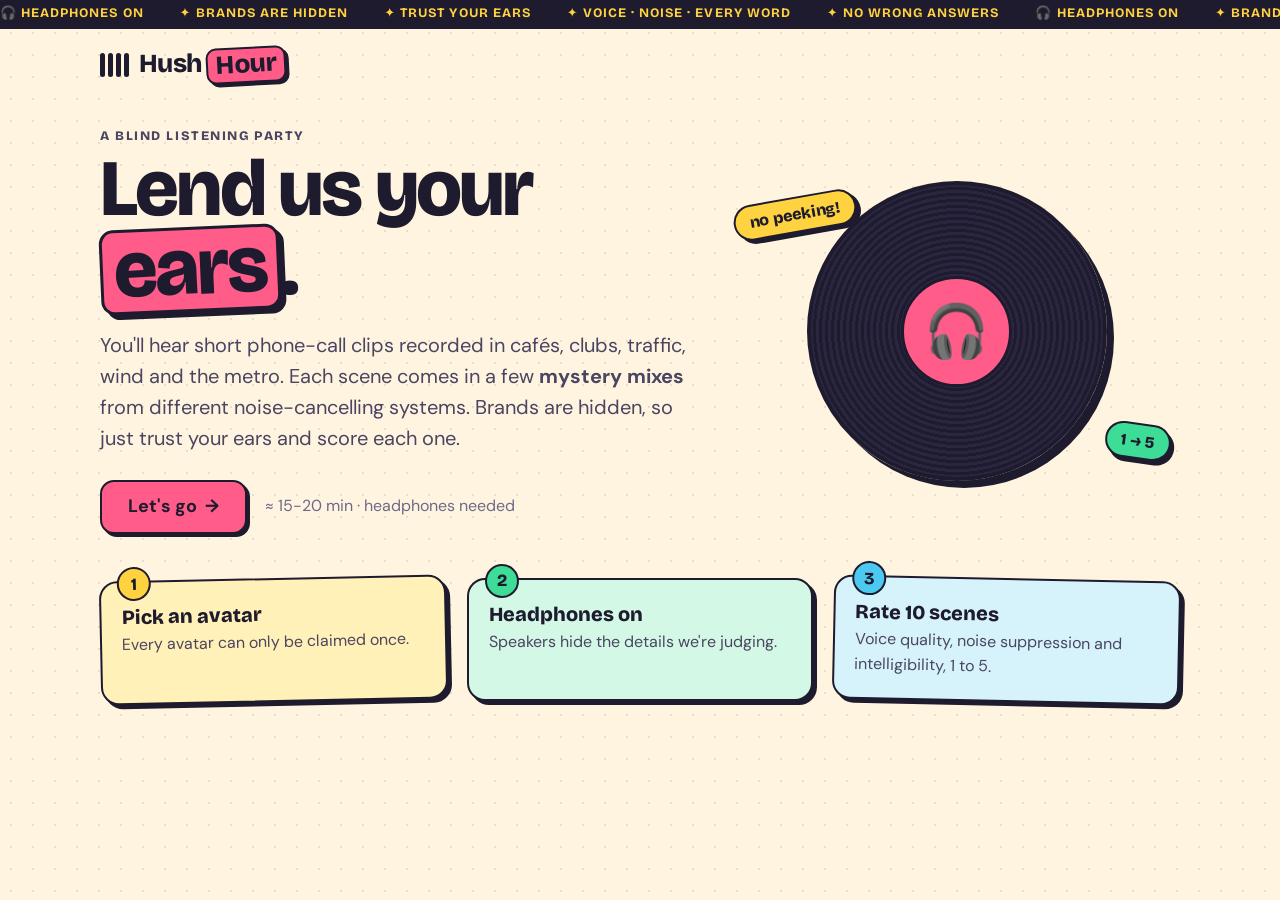
<file: index.html>
<!doctype html>
<html lang="en">
<head>
  <meta charset="utf-8">
  <meta name="viewport" content="width=device-width, initial-scale=1">
  <title>Hush Hour · blind listening party</title>
  <meta name="description" content="A blind listening test: rate voice quality and noise suppression of mystery mixes.">
  <link rel="icon" href="data:image/svg+xml,<svg xmlns=%22http://www.w3.org/2000/svg%22 viewBox=%220 0 100 100%22><text y=%22.9em%22 font-size=%2290%22>🎧</text></svg>">
  <link rel="preconnect" href="https://fonts.googleapis.com">
  <link rel="preconnect" href="https://fonts.gstatic.com" crossorigin>
  <link href="https://fonts.googleapis.com/css2?family=Bricolage+Grotesque:opsz,wght@12..96,500..800&family=DM+Sans:opsz,wght@9..40,400..700&display=swap" rel="stylesheet">
  <link rel="stylesheet" href="assets/style.css">
</head>
<body>
  <div class="ticker" aria-hidden="true">
    <div class="ticker-track">
      <span>🎧 headphones on</span><span>✦ brands are hidden</span><span>✦ trust your ears</span><span>✦ voice · noise · every word</span><span>✦ no wrong answers</span>
      <span>🎧 headphones on</span><span>✦ brands are hidden</span><span>✦ trust your ears</span><span>✦ voice · noise · every word</span><span>✦ no wrong answers</span>
    </div>
  </div>

  <header class="topbar">
    <a class="logo" href="./" aria-label="Hush Hour home">
      <span class="eq" aria-hidden="true"><i></i><i></i><i></i><i></i></span>
      <span>Hush<em>Hour</em></span>
    </a>
    <div class="topbar-right">
      <span class="pill pill-hp" id="hpPill" hidden>🎧 headphones on</span>
      <span class="pill pill-me" id="mePill" hidden></span>
    </div>
  </header>

  <main id="app">
    <!-- 1 · welcome -->
    <section class="screen" id="s-welcome" hidden>
      <div class="hero">
        <div class="hero-copy">
          <p class="kicker">A blind listening party</p>
          <h1 class="mega">Lend us your <span class="hl hl-pink">ears</span>.</h1>
          <p class="lead">You'll hear short phone-call clips recorded in cafés, clubs, traffic, wind and the metro.
            Each scene comes in a few <b>mystery mixes</b> from different noise-cancelling systems.
            Brands are hidden, so just trust your ears and score each one.</p>
          <div class="cta-row">
            <button class="btn btn-big btn-pink" id="startBtn">Let's go <span aria-hidden="true">→</span></button>
            <span class="muted" id="welcomeMeta"></span>
          </div>
        </div>
        <div class="hero-art" aria-hidden="true">
          <div class="vinyl"><div class="vinyl-label">🎧</div></div>
          <span class="sticker st1">no peeking!</span>
          <span class="sticker st2">1 → 5</span>
        </div>
      </div>
      <ol class="steps">
        <li class="step c-yellow"><span class="step-n">1</span><b>Pick an avatar</b><span>Every avatar can only be claimed once.</span></li>
        <li class="step c-mint"><span class="step-n">2</span><b>Headphones on</b><span>Speakers hide the details we're judging.</span></li>
        <li class="step c-sky"><span class="step-n">3</span><b>Rate <span id="perRaterTxt">10</span> scenes</b><span>Voice quality, noise suppression and intelligibility, 1 to 5.</span></li>
      </ol>
    </section>

    <!-- 2 · avatar -->
    <section class="screen" id="s-avatar" hidden>
      <h2 class="title">Who's listening?</h2>
      <p class="sub">Type your name and grab an avatar. Each avatar can only be used by one person, and greyed-out ones are taken.</p>
      <div class="card name-card">
        <label for="nameInput">Your name <span class="muted">(only the organiser sees it)</span></label>
        <input id="nameInput" class="input" maxlength="40" autocomplete="name" placeholder="e.g. Priya S.">
      </div>
      <div class="avatar-head">
        <span class="muted" id="takenCount"></span>
        <button class="link-btn" id="refreshIcons">↻ refresh</button>
      </div>
      <div class="avatars" id="avatarGrid" role="radiogroup" aria-label="Avatars"></div>
      <div class="nav-row">
        <button class="btn btn-ghost" data-go="welcome">← Back</button>
        <button class="btn btn-big btn-pink" id="claimBtn" disabled>Claim my avatar →</button>
      </div>
    </section>

    <!-- 3 · headphones -->
    <section class="screen" id="s-headphones" hidden>
      <div class="hp-hero">
        <div class="hp-emoji" aria-hidden="true">🎧</div>
        <div>
          <h2 class="title">Headphones on, please!</h2>
          <p class="sub">Laptop and phone speakers hide exactly the details we're judging. Find a quiet spot, put on headphones and keep the volume the same for the whole test.</p>
        </div>
      </div>
      <div class="hp-grid">
        <div class="card">
          <h3 class="card-h">What are you wearing?</h3>
          <div class="chips" id="hpType" role="radiogroup" aria-label="Headphone type">
            <button class="chip-btn" data-v="over-ear">Over-ear</button>
            <button class="chip-btn" data-v="on-ear">On-ear</button>
            <button class="chip-btn" data-v="in-ear">In-ear / earbuds</button>
          </div>
          <h3 class="card-h">Connected by</h3>
          <div class="chips" id="hpConn" role="radiogroup" aria-label="Connection">
            <button class="chip-btn" data-v="wired">Wire</button>
            <button class="chip-btn" data-v="bluetooth">Bluetooth</button>
          </div>
        </div>
        <div class="card">
          <h3 class="card-h">Quick ear check</h3>
          <p class="small">Each button beeps in one ear. If the sides are swapped, flip your headphones around.</p>
          <div class="lr">
            <button class="btn btn-ghost" id="beepL">👈 Left beep</button>
            <button class="btn btn-ghost" id="beepR">Right beep 👉</button>
          </div>
          <p class="small muted">Set a comfortable volume when the first clip plays, then leave it there.</p>
        </div>
      </div>
      <div class="nav-row">
        <span></span>
        <button class="btn btn-big btn-pink" id="toRateBtn" disabled>Start rating →</button>
      </div>
    </section>

    <!-- 4 · rating -->
    <section class="screen" id="s-rate" hidden>
      <div class="rate-head">
        <div>
          <p class="kicker" id="trackNo">Scene 1 of 10</p>
          <h2 class="scene"><span class="scene-emoji" id="sceneEmoji"></span><span id="sceneTitle"></span><span class="level" id="sceneLevel"></span></h2>
        </div>
        <button class="btn btn-ghost btn-sm" id="guideBtn">📖 Score guide</button>
      </div>
      <nav class="dots" id="dots" aria-label="Scenes"></nav>
      <p class="hint">Play the mixes in any order and switch between them as often as you like. Tap a face, or type any score from 1 to 5 in the box (e.g. <b>3.5</b>).</p>
      <div id="refSlot"></div>
      <div class="samples" id="samples"></div>
      <div class="nav-row sticky-nav">
        <button class="btn btn-ghost" id="prevBtn">← Back</button>
        <span class="muted small" id="navHint"></span>
        <button class="btn btn-big btn-pink" id="nextBtn">Next →</button>
      </div>
    </section>

    <!-- 5 · review -->
    <section class="screen" id="s-review" hidden>
      <h2 class="title">Last look before you lock it in</h2>
      <p class="sub">Tap any scene to change a score. Once you submit, your ratings are final and this test is done for you.</p>
      <div class="review" id="reviewList"></div>
      <div class="nav-row">
        <button class="btn btn-ghost" id="reviewBack">← Back to scenes</button>
        <button class="btn btn-big btn-pink" id="submitBtn">Submit my ratings 🚀</button>
      </div>
    </section>

    <!-- 6 · done -->
    <section class="screen" id="s-done" hidden>
      <div class="done-wrap">
        <div class="done-avatar" id="doneAvatar">🎉</div>
        <h2 class="mega">You're a <span class="hl hl-yellow">Golden Ear</span>!</h2>
        <p class="lead" id="doneText">Your ratings are in. Thank you!</p>
        <div class="done-stats" id="doneStats"></div>
        <p class="muted">Each person rates once, so you're all done. You can close this tab.</p>
      </div>
    </section>

    <!-- not configured / fatal -->
    <section class="screen" id="s-error" hidden>
      <div class="card empty">
        <div class="big-emoji" aria-hidden="true">🔌</div>
        <h2 class="title" id="errTitle">Not plugged in yet</h2>
        <p class="sub" id="errText"></p>
      </div>
    </section>
  </main>

  <div class="modal" id="confirmModal" hidden role="dialog" aria-modal="true" aria-labelledby="confirmTitle">
    <div class="modal-card">
      <h3 id="confirmTitle">Lock it in?</h3>
      <p>After submitting you can't change your scores or rate again.</p>
      <div class="nav-row">
        <button class="btn btn-ghost" id="confirmNo">Keep editing</button>
        <button class="btn btn-pink" id="confirmYes">Yes, submit</button>
      </div>
    </div>
  </div>

  <div class="modal" id="guideModal" hidden role="dialog" aria-modal="true" aria-labelledby="guideTitle">
    <div class="modal-card wide">
      <h3 id="guideTitle">Score guide</h3>
      <div class="guide">
        <div>
          <h4>🗣️ Voice quality</h4>
          <p class="small muted">Listen only to the talker. Is the voice clear and natural, or robotic, muffled, choppy?</p>
          <ol class="scale" id="guideVoice"></ol>
        </div>
        <div>
          <h4>🔇 Noise suppression</h4>
          <p class="small muted">Listen only to the background. How much noise is still there, and how annoying is it?</p>
          <ol class="scale" id="guideNoise"></ol>
        </div>
        <div>
          <h4>👂 Intelligibility</h4>
          <p class="small muted">Can you make out every word? Score how easy the talker is to understand.</p>
          <ol class="scale" id="guideIntel"></ol>
        </div>
      </div>
      <p class="small muted">Decimals are fine: 3.5 means "between fair and good".</p>
      <div class="nav-row"><span></span><button class="btn btn-pink" id="guideClose">Got it</button></div>
    </div>
  </div>

  <div class="toast" id="toast" role="status" aria-live="polite"></div>
  <div id="confetti" aria-hidden="true"></div>

  <script src="config.js"></script>
  <script src="assets/api.js"></script>
  <script src="assets/app.js"></script>
</body>
</html>
</file>
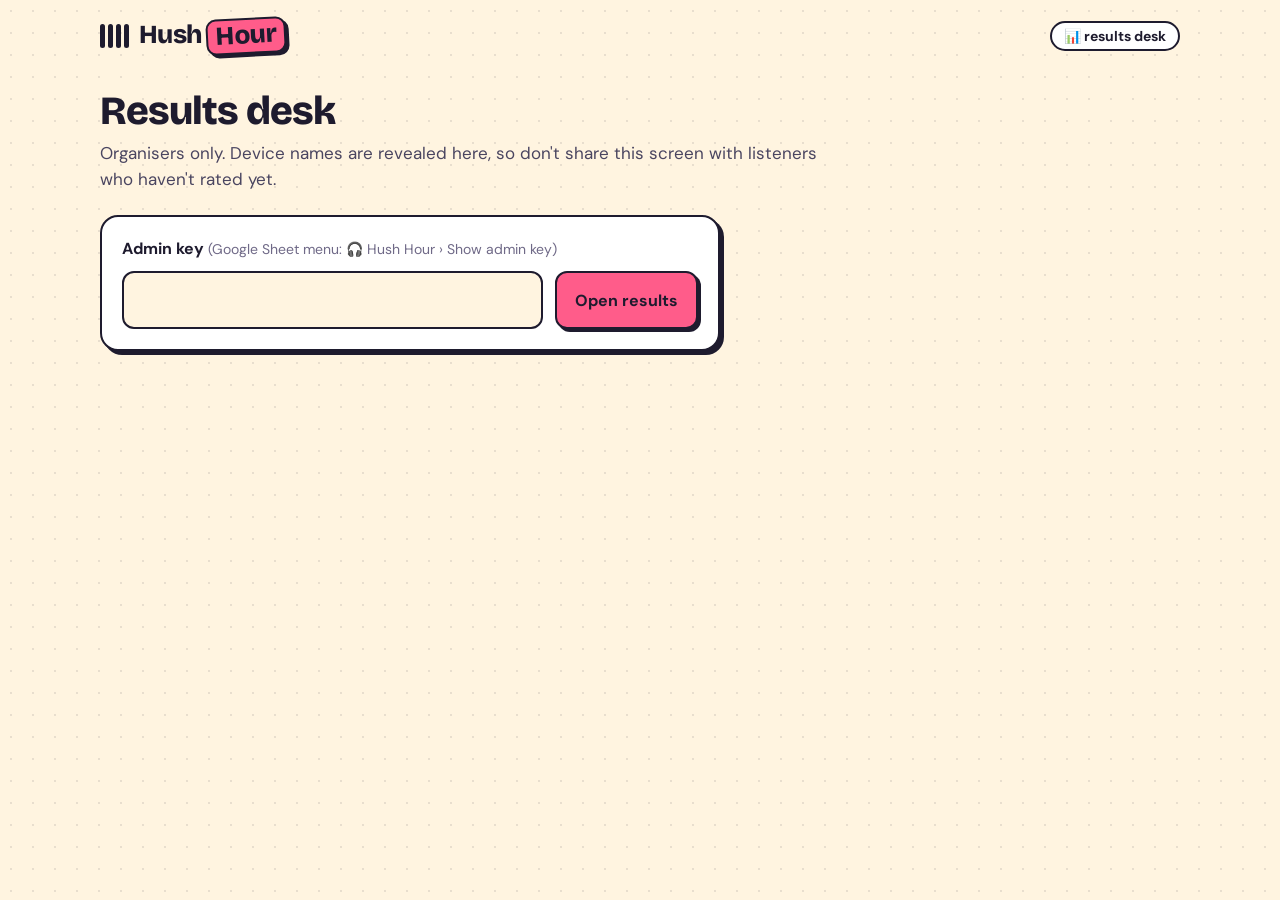
<file: admin.html>
<!doctype html>
<html lang="en">
<head>
  <meta charset="utf-8">
  <meta name="viewport" content="width=device-width, initial-scale=1">
  <meta name="robots" content="noindex">
  <title>Hush Hour · results desk</title>
  <link rel="icon" href="data:image/svg+xml,<svg xmlns=%22http://www.w3.org/2000/svg%22 viewBox=%220 0 100 100%22><text y=%22.9em%22 font-size=%2290%22>📊</text></svg>">
  <link rel="preconnect" href="https://fonts.googleapis.com">
  <link rel="preconnect" href="https://fonts.gstatic.com" crossorigin>
  <link href="https://fonts.googleapis.com/css2?family=Bricolage+Grotesque:opsz,wght@12..96,500..800&family=DM+Sans:opsz,wght@9..40,400..700&display=swap" rel="stylesheet">
  <link rel="stylesheet" href="assets/style.css">
</head>
<body class="admin">
  <header class="topbar">
    <a class="logo" href="./" aria-label="Hush Hour home">
      <span class="eq" aria-hidden="true"><i></i><i></i><i></i><i></i></span>
      <span>Hush<em>Hour</em></span>
    </a>
    <div class="topbar-right"><span class="pill">📊 results desk</span></div>
  </header>

  <main>
    <section id="lockScreen">
      <h1 class="title">Results desk</h1>
      <p class="sub">Organisers only. Device names are revealed here, so don't share this screen with listeners who haven't rated yet.</p>
      <form class="card key-card" id="keyForm">
        <label for="keyInput"><b>Admin key</b> <span class="muted small">(Google Sheet menu: 🎧 Hush Hour › Show admin key)</span></label>
        <div class="key-row">
          <input id="keyInput" class="input" type="password" autocomplete="current-password" required>
          <button class="btn btn-pink" type="submit" id="keyBtn">Open results</button>
        </div>
      </form>
    </section>

    <section id="dash" hidden>
      <div class="dash-head">
        <div>
          <p class="kicker" id="genAt"></p>
          <h1 class="title">The leaderboard</h1>
        </div>
        <div class="dl-row">
          <button class="btn" id="refreshBtn">↻ Refresh</button>
          <button class="btn btn-pink" id="xlsxBtn">⬇ Excel workbook</button>
          <button class="btn" id="csvBtn">⬇ Ratings CSV</button>
        </div>
      </div>

      <div class="kpis" id="kpis"></div>

      <h2 class="sec">Devices <span class="muted small">mean opinion score (1-5) ± 95% confidence interval</span></h2>
      <div class="board" id="board"></div>
      <p class="small muted note">Overall = average of voice quality, noise suppression and intelligibility for each rated clip. Win rate = how often a device got the best overall score inside the same scene from the same listener (ties shared).</p>

      <h2 class="sec">By noise type</h2>
      <div class="tbl-wrap"><table class="tbl" id="groupTbl"></table></div>

      <h2 class="sec">By scene</h2>
      <div class="tbl-wrap"><table class="tbl" id="sceneTbl"></table></div>

      <h2 class="sec">Coverage <span class="muted small">finished ratings per scene (+ in progress)</span></h2>
      <div class="coverage" id="coverage"></div>

      <h2 class="sec">Listeners</h2>
      <div class="tbl-wrap"><table class="tbl" id="raterTbl"></table></div>
    </section>
  </main>

  <div class="toast" id="toast" role="status" aria-live="polite"></div>

  <script src="config.js"></script>
  <script src="assets/api.js"></script>
  <script src="assets/admin.js"></script>
</body>
</html>
</file>
<file: assets/style.css>
/* Hush Hour - funky neo-brutalist listening party */
:root {
  --paper: #fff4e0;
  --paper-2: #f6e7c8;
  --card: #ffffff;
  --ink: #1e1b2e;
  --ink-2: #4a4560;
  --ink-3: #6f6987;
  --pink: #ff5c8a;   --pink-soft: #ffe0ea;
  --yellow: #ffd23f; --yellow-soft: #fff1b8;
  --mint: #3ddc97;   --mint-soft: #d4f8e6;
  --sky: #4cc9f0;    --sky-soft: #d6f3fc;
  --violet: #9b6bff; --violet-soft: #ece3ff;
  --orange: #ff8c42;
  --s1: #ff5c5c; --s2: #ff8c42; --s3: #ffd23f; --s4: #a3e635; --s5: #3ddc97;
  --line: 2.5px solid var(--ink);
  --shadow: 4px 4px 0 var(--ink);
  --shadow-lg: 7px 7px 0 var(--ink);
  --r: 18px;
  --r-sm: 12px;
  --display: "Bricolage Grotesque", "DM Sans", system-ui, sans-serif;
  --body: "DM Sans", system-ui, -apple-system, "Segoe UI", sans-serif;
  --wrap: 1120px;
}

* { box-sizing: border-box; }
html { -webkit-text-size-adjust: 100%; scroll-behavior: smooth; }
body {
  margin: 0;
  min-height: 100vh;
  background-color: var(--paper);
  background-image: radial-gradient(rgba(30, 27, 46, .10) 1.2px, transparent 1.3px);
  background-size: 22px 22px;
  color: var(--ink);
  font: 400 16px/1.55 var(--body);
  -webkit-font-smoothing: antialiased;
}
button, input { font: inherit; color: inherit; }
button { cursor: pointer; }
:focus-visible { outline: 3px solid var(--violet); outline-offset: 3px; }
[hidden] { display: none !important; }
b { font-weight: 700; }
.muted { color: var(--ink-3); }
.small { font-size: 14px; }

/* colour slots shared by avatars, mixes, stats */
.c-pink   { --c: var(--pink);   --c-soft: var(--pink-soft); }
.c-yellow { --c: var(--yellow); --c-soft: var(--yellow-soft); }
.c-mint   { --c: var(--mint);   --c-soft: var(--mint-soft); }
.c-sky    { --c: var(--sky);    --c-soft: var(--sky-soft); }
.c-violet { --c: var(--violet); --c-soft: var(--violet-soft); }

/* ---------------------------------------------------------------- ticker + top bar */
.ticker { background: var(--ink); color: var(--yellow); overflow: hidden; white-space: nowrap; border-bottom: var(--line); }
.ticker-track { display: inline-flex; gap: 36px; padding: 7px 0; animation: ticker 32s linear infinite;
  font: 700 13px/1 var(--display); letter-spacing: .08em; text-transform: uppercase; }
@keyframes ticker { from { transform: translateX(0); } to { transform: translateX(-50%); } }

.topbar { max-width: var(--wrap); margin: 0 auto; padding: 18px 20px 6px; display: flex; align-items: center; justify-content: space-between; gap: 12px; flex-wrap: wrap; }
.logo { display: inline-flex; align-items: center; gap: 10px; text-decoration: none; color: var(--ink);
  font: 800 26px/1 var(--display); letter-spacing: -.02em; }
.logo em { font-style: normal; background: var(--pink); padding: 2px 8px 4px; margin-left: 4px; border: var(--line); border-radius: 10px; box-shadow: 3px 3px 0 var(--ink); display: inline-block; transform: rotate(-3deg); }
.topbar-right { display: flex; gap: 8px; flex-wrap: wrap; }
.pill { display: inline-flex; align-items: center; gap: 6px; padding: 6px 12px; border: var(--line); border-radius: 999px; background: var(--card); font: 700 14px/1 var(--body); }
.pill-hp { background: var(--mint); }

.eq { display: inline-flex; align-items: flex-end; gap: 3px; height: 24px; }
.eq i { display: block; width: 5px; height: 100%; background: var(--ink); border-radius: 3px; transform-origin: bottom; animation: eq 1s ease-in-out infinite; }
.eq i:nth-child(2) { animation-delay: -.3s; } .eq i:nth-child(3) { animation-delay: -.6s; } .eq i:nth-child(4) { animation-delay: -.15s; }
@keyframes eq { 0%, 100% { transform: scaleY(.25); } 50% { transform: scaleY(1); } }
.eq.mini { height: 14px; gap: 2px; } .eq.mini i { width: 3px; animation-play-state: paused; transform: scaleY(.3); }
.playing .eq.mini i { animation-play-state: running; }

/* ---------------------------------------------------------------- layout */
main { max-width: var(--wrap); margin: 0 auto; padding: 12px 20px 60px; }
.screen { animation: pop-in .35s cubic-bezier(.2, .8, .2, 1.2) both; }
@keyframes pop-in { from { opacity: 0; transform: translateY(10px); } to { opacity: 1; transform: none; } }
.kicker { margin: 0 0 6px; font: 800 13px/1.2 var(--display); text-transform: uppercase; letter-spacing: .12em; color: var(--ink-2); }
.mega { font: 800 clamp(40px, 7.2vw, 80px)/.95 var(--display); letter-spacing: -.035em; margin: 0 0 18px; }
.title { font: 800 clamp(28px, 4.2vw, 40px)/1.05 var(--display); letter-spacing: -.025em; margin: 18px 0 8px; }
.sub { color: var(--ink-2); max-width: 62ch; margin: 0 0 22px; font-size: 17px; }
.lead { font-size: clamp(17px, 2vw, 20px); color: var(--ink-2); max-width: 54ch; margin: 0 0 26px; }
.hl { display: inline-block; padding: 0 .14em .04em; border: 3px solid var(--ink); border-radius: 14px; box-shadow: 5px 5px 0 var(--ink); transform: rotate(-2.5deg); }
.hl-pink { background: var(--pink); } .hl-yellow { background: var(--yellow); }

.card { background: var(--card); border: var(--line); border-radius: var(--r); box-shadow: var(--shadow); padding: 20px; }
.card-h { font: 800 18px/1.2 var(--display); margin: 0 0 12px; }
.card-h + .chips + .card-h { margin-top: 20px; }

/* ---------------------------------------------------------------- buttons */
.btn { display: inline-flex; align-items: center; justify-content: center; gap: 8px; padding: 11px 18px; border: var(--line); border-radius: var(--r-sm);
  background: var(--card); box-shadow: 3px 3px 0 var(--ink); font: 700 16px/1.1 var(--body); text-decoration: none; color: var(--ink);
  transition: transform .12s, box-shadow .12s, background .15s; }
.btn:hover { transform: translate(-1px, -1px); box-shadow: 5px 5px 0 var(--ink); }
.btn:active { transform: translate(2px, 2px); box-shadow: 1px 1px 0 var(--ink); }
.btn:disabled, .btn.is-off { opacity: .45; box-shadow: 2px 2px 0 var(--ink); transform: none; }
.btn:disabled { cursor: not-allowed; }
.btn-big { padding: 15px 26px; font-size: 18px; border-radius: 14px; }
.btn-sm { padding: 8px 12px; font-size: 14px; }
.btn-pink { background: var(--pink); }
.btn-ghost { background: var(--card); }
.link-btn { background: none; border: 0; padding: 4px; font-weight: 700; color: var(--ink); text-decoration: underline; text-underline-offset: 3px; }
.nav-row { display: flex; justify-content: space-between; align-items: center; gap: 12px; margin-top: 26px; flex-wrap: wrap; }
.cta-row { display: flex; align-items: center; gap: 18px; flex-wrap: wrap; }

/* ---------------------------------------------------------------- welcome */
.hero { display: grid; grid-template-columns: 1.35fr 1fr; gap: 30px; align-items: center; padding: 28px 0 10px; }
.hero-art { position: relative; display: grid; place-items: center; min-height: 320px; }
.vinyl { width: min(300px, 70vw); aspect-ratio: 1; border-radius: 50%; border: 4px solid var(--ink); box-shadow: var(--shadow-lg);
  background: repeating-radial-gradient(circle, #2a2640 0 3px, #1e1b2e 3px 6px); display: grid; place-items: center; animation: spin 7s linear infinite; }
.vinyl-label { width: 38%; aspect-ratio: 1; border-radius: 50%; background: var(--pink); border: 3px solid var(--ink); display: grid; place-items: center; font-size: clamp(30px, 6vw, 52px); }
@keyframes spin { to { transform: rotate(360deg); } }
.sticker { position: absolute; padding: 8px 14px; border: var(--line); border-radius: 999px; box-shadow: var(--shadow); font: 800 16px/1 var(--display); }
.st1 { top: 8%; left: 0; background: var(--yellow); transform: rotate(-10deg); }
.st2 { bottom: 10%; right: 2%; background: var(--mint); transform: rotate(8deg); }
.steps { list-style: none; padding: 0; margin: 34px 0 0; display: grid; grid-template-columns: repeat(3, 1fr); gap: 20px; }
.step { position: relative; display: flex; flex-direction: column; gap: 4px; padding: 22px 20px 20px; border: var(--line); border-radius: var(--r); background: var(--c-soft); box-shadow: var(--shadow); }
.step:nth-child(1) { transform: rotate(-1.2deg); } .step:nth-child(3) { transform: rotate(1.2deg); }
.step b { font: 800 20px/1.2 var(--display); }
.step > span:last-child { color: var(--ink-2); }
.step-n { position: absolute; top: -16px; left: 16px; width: 34px; height: 34px; display: grid; place-items: center; border: var(--line); border-radius: 50%; background: var(--c); font: 800 17px/1 var(--display); }

/* ---------------------------------------------------------------- avatars */
.name-card label { display: block; font-weight: 700; margin-bottom: 8px; }
.input { width: 100%; padding: 13px 14px; border: var(--line); border-radius: var(--r-sm); background: var(--paper); font-size: 18px; }
.input:focus { outline: none; background: var(--card); box-shadow: 3px 3px 0 var(--violet); }
.avatar-head { display: flex; justify-content: space-between; align-items: center; margin: 26px 0 10px; }
.avatars { display: grid; grid-template-columns: repeat(auto-fill, minmax(124px, 1fr)); gap: 14px; }
.avatar { position: relative; display: flex; flex-direction: column; align-items: center; gap: 6px; padding: 16px 8px 12px; border: var(--line); border-radius: var(--r); background: var(--card);
  box-shadow: 3px 3px 0 var(--ink); transition: transform .15s, box-shadow .15s, background .15s; }
.avatar:hover:not(:disabled) { transform: translate(-2px, -2px) rotate(-2deg); box-shadow: 6px 6px 0 var(--ink); background: var(--c-soft); }
.avatar.picked, .avatar.picked:hover:not(:disabled) { background: var(--c); transform: translate(-2px, -2px); box-shadow: 6px 6px 0 var(--ink); }
.avatar.picked .avatar-emoji { animation: wiggle .6s ease-in-out; }
.avatar-emoji { font-size: 46px; line-height: 1; }
.avatar-name { font: 700 13px/1.2 var(--body); text-align: center; }
.avatar.taken { cursor: not-allowed; filter: grayscale(1); opacity: .5; box-shadow: none; }
.stamp { position: absolute; top: 40%; left: 50%; transform: translate(-50%, -50%) rotate(-14deg); padding: 2px 8px; border: 2.5px solid var(--ink); border-radius: 6px; background: var(--card);
  font: 800 13px/1.2 var(--display); text-transform: uppercase; letter-spacing: .1em; }
@keyframes wiggle { 0%, 100% { transform: rotate(0); } 25% { transform: rotate(-14deg) scale(1.15); } 75% { transform: rotate(12deg) scale(1.1); } }

/* ---------------------------------------------------------------- headphones */
.hp-hero { display: flex; gap: 22px; align-items: center; }
.hp-emoji { font-size: clamp(64px, 12vw, 110px); line-height: 1; animation: bob 2.2s ease-in-out infinite; }
@keyframes bob { 0%, 100% { transform: rotate(-8deg) translateY(0); } 50% { transform: rotate(8deg) translateY(-8px); } }
.hp-grid { display: grid; grid-template-columns: 1fr 1fr; gap: 20px; }
.chips { display: flex; flex-wrap: wrap; gap: 10px; }
.chip-btn { padding: 10px 16px; border: var(--line); border-radius: 999px; background: var(--card); font-weight: 700; box-shadow: 2px 2px 0 var(--ink); transition: background .15s, transform .12s; }
.chip-btn:hover { background: var(--yellow-soft); }
.chip-btn.on { background: var(--yellow); transform: translate(-1px, -1px); box-shadow: 4px 4px 0 var(--ink); }
.chip-btn.on::before { content: "✓ "; }
.lr { display: flex; gap: 12px; flex-wrap: wrap; margin: 6px 0 12px; }

/* ---------------------------------------------------------------- rating */
.rate-head { display: flex; justify-content: space-between; align-items: flex-end; gap: 12px; flex-wrap: wrap; margin-top: 10px; }
.scene { display: flex; align-items: center; gap: 12px; flex-wrap: wrap; margin: 0; font: 800 clamp(28px, 4.6vw, 44px)/1.05 var(--display); letter-spacing: -.025em; }
.scene-emoji { display: grid; place-items: center; width: 1.45em; height: 1.45em; border: var(--line); border-radius: 14px; background: var(--yellow); box-shadow: 3px 3px 0 var(--ink); font-size: .8em; transform: rotate(-4deg); }
.level { padding: 6px 12px; border: var(--line); border-radius: 999px; background: var(--card); font: 800 16px/1 var(--body); letter-spacing: 0; }
.dots { display: flex; gap: 8px; flex-wrap: wrap; margin: 18px 0 6px; }
.dot { width: 36px; height: 36px; border: var(--line); border-radius: 50%; background: var(--card); font: 800 14px/1 var(--display); display: grid; place-items: center; transition: transform .12s; }
.dot:hover:not(:disabled) { transform: translateY(-2px); }
.dot.done { background: var(--mint); }
.dot.cur { background: var(--yellow); box-shadow: 3px 3px 0 var(--ink); transform: scale(1.12); }
.dot:disabled { opacity: .35; cursor: not-allowed; }
.hint { color: var(--ink-2); margin: 10px 0 18px; }

.ref-card { position: relative; display: grid; grid-template-columns: minmax(0, 1fr) minmax(0, 1.25fr); gap: 18px; align-items: center; padding: 16px 18px; margin-bottom: 22px;
  border: 2.5px dashed var(--ink); border-radius: var(--r);
  background: repeating-linear-gradient(-45deg, var(--paper) 0 10px, var(--paper-2) 10px 20px); }
.ref-head { display: flex; align-items: center; gap: 12px; }
.ref-head > div { display: flex; flex-direction: column; }
.ref-badge { flex: none; width: 44px; height: 44px; display: grid; place-items: center; border: var(--line); border-radius: 50%; background: var(--card); font-size: 22px; }
.sticker-sm { position: absolute; top: -13px; right: 18px; padding: 4px 9px; border: 2px solid var(--ink); border-radius: 999px; background: var(--card); font: 800 11px/1 var(--display); text-transform: uppercase; letter-spacing: .1em; transform: rotate(4deg); }
.ref-none { display: flex; gap: 12px; }

.samples { display: grid; grid-template-columns: repeat(auto-fit, minmax(300px, 1fr)); gap: 22px; }
.sample { background: var(--card); border: var(--line); border-radius: var(--r); box-shadow: var(--shadow); padding: 0 16px 16px; overflow: hidden; transition: box-shadow .2s, transform .2s; }
.sample.rated { box-shadow: 6px 6px 0 var(--c); }
.sample-head { display: flex; align-items: center; gap: 12px; margin: 0 -16px 14px; padding: 12px 16px; background: var(--c-soft); border-bottom: var(--line); }
.letter { flex: none; width: 46px; height: 46px; display: grid; place-items: center; border: var(--line); border-radius: 14px; background: var(--c); font: 800 26px/1 var(--display); box-shadow: 2px 2px 0 var(--ink); transform: rotate(-5deg); }
.sample-title { display: flex; flex-direction: column; line-height: 1.25; min-width: 0; }
.sample-title b { font: 800 18px/1.2 var(--display); }
.state { font-size: 13px; font-weight: 700; color: var(--ink-2); }
.ring { flex: none; margin-left: auto; width: 30px; height: 30px; border-radius: 50%; border: 2.5px solid var(--ink);
}
.rated .ring { background: var(--mint); }
.ring { background: var(--card); }
.rated .ring::after { content: "✓"; display: grid; place-items: center; height: 100%; font-weight: 800; font-size: 15px; }
.nudge { animation: nudge .5s; }
@keyframes nudge { 0%, 100% { transform: none; } 20%, 60% { transform: translateX(-8px); } 40%, 80% { transform: translateX(8px); } }

.player { display: flex; align-items: center; gap: 12px; }
.play { flex: none; width: 50px; height: 50px; border-radius: 50%; border: var(--line); background: var(--ink); display: grid; place-items: center; box-shadow: 3px 3px 0 var(--c, var(--pink)); transition: transform .12s; }
.play:hover { transform: scale(1.06); }
.play::before { content: ""; margin-left: 4px; border-style: solid; border-width: 9px 0 9px 15px; border-color: transparent transparent transparent #fff; }
.playing .play::before { margin-left: 0; width: 15px; height: 18px; border: 0; border-left: 5px solid #fff; border-right: 5px solid #fff; }
.track { flex: 1; min-width: 0; }
.bar { position: relative; height: 14px; border: 2px solid var(--ink); border-radius: 999px; background: var(--paper); cursor: pointer; overflow: hidden; }
.fill { position: absolute; inset: 0 auto 0 0; width: 0; background: var(--c, var(--pink)); border-right: 2px solid var(--ink); }
.track-meta { display: flex; justify-content: space-between; align-items: center; margin-top: 6px; }
.time { font: 600 13px/1 var(--body); font-variant-numeric: tabular-nums; color: var(--ink-2); }
.ref-card .play { box-shadow: 3px 3px 0 var(--ink-3); }
.ref-card .fill { background: var(--ink-3); }

.rate-area { position: relative; }
.rate-row { margin-top: 16px; }
.rate-label { display: flex; justify-content: space-between; align-items: baseline; gap: 8px; margin-bottom: 8px; flex-wrap: wrap; }
.rate-label b { font-size: 15px; }
.rate-word { font-size: 13px; color: var(--ink-3); }
.rate-word.set { color: var(--ink); font-weight: 700; padding: 1px 8px; border-radius: 999px; background: var(--c-soft); }
.scores { display: grid; grid-template-columns: repeat(5, minmax(0, 1fr)) 62px; gap: 6px; }
.score-box { width: 100%; min-width: 0; padding: 0 4px; border: 2px solid var(--ink); border-radius: var(--r-sm); background: var(--paper);
  text-align: center; font: 800 17px/1 var(--display); font-variant-numeric: tabular-nums; }
.score-box::placeholder { color: var(--ink-3); font: 600 13px/1 var(--body); }
.score-box:focus { outline: none; background: var(--card); box-shadow: 3px 3px 0 var(--violet); }
.score-box.bad { background: var(--pink-soft); border-color: var(--s1); box-shadow: 3px 3px 0 var(--s1); }
.score.half { background: var(--yellow-soft); }
.score.half .face { filter: none; }
.rate-word.warn { color: var(--ink); font-weight: 700; padding: 1px 8px; border-radius: 999px; background: var(--pink-soft); }
.score { display: flex; flex-direction: column; align-items: center; gap: 2px; padding: 7px 0 6px; border: 2px solid var(--ink); border-radius: var(--r-sm); background: var(--card);
  transition: transform .12s, background .12s, box-shadow .12s; }
.score .face { font-size: 22px; line-height: 1; filter: grayscale(.6); transition: filter .12s, transform .12s; }
.score .num { font: 800 13px/1 var(--display); }
.score:hover:not(:disabled) { background: var(--paper); transform: translateY(-2px); }
.score:hover:not(:disabled) .face { filter: none; }
.score.on { transform: translate(-1px, -2px); box-shadow: 3px 3px 0 var(--ink); }
.score.on .face { filter: none; transform: scale(1.18); }
.score.on.s1 { background: var(--s1); } .score.on.s2 { background: var(--s2); } .score.on.s3 { background: var(--s3); }
.score.on.s4 { background: var(--s4); } .score.on.s5 { background: var(--s5); }
.score:disabled { opacity: .3; cursor: not-allowed; }

.sticky-nav { position: sticky; bottom: 0; z-index: 5; margin: 26px -20px 0; padding: 14px 20px; background: rgba(255, 244, 224, .94); border-top: var(--line); backdrop-filter: blur(6px); }

/* ---------------------------------------------------------------- review */
.review { display: grid; gap: 12px; }
.review-row { display: grid; grid-template-columns: auto minmax(160px, 1fr) auto auto; align-items: center; gap: 16px; width: 100%; text-align: left; padding: 12px 16px;
  border: var(--line); border-radius: var(--r); background: var(--card); box-shadow: 3px 3px 0 var(--ink); transition: transform .12s, box-shadow .12s; }
.review-row:hover { transform: translate(-1px, -1px); box-shadow: 5px 5px 0 var(--ink); }
.review-row.todo { background: var(--pink-soft); }
.review-n { width: 34px; height: 34px; display: grid; place-items: center; border: var(--line); border-radius: 50%; background: var(--yellow); font: 800 15px/1 var(--display); }
.review-scene { display: flex; flex-direction: column; }
.review-chips { display: flex; gap: 6px; flex-wrap: wrap; }
.mini-chip { padding: 4px 9px; border: 2px solid var(--ink); border-radius: 999px; background: var(--c-soft); font-size: 13px; white-space: nowrap; }
.mini-chip b { margin-right: 2px; }
.review-state { font-weight: 800; }
.todo .review-state { color: var(--ink); text-decoration: underline; }

/* ---------------------------------------------------------------- done */
.done-wrap { text-align: center; padding: 40px 0; display: flex; flex-direction: column; align-items: center; }
.done-wrap .lead { margin-left: auto; margin-right: auto; }
.done-avatar { width: 140px; height: 140px; display: grid; place-items: center; border: 4px solid var(--ink); border-radius: 50%; background: var(--yellow); box-shadow: var(--shadow-lg);
  font-size: 76px; margin-bottom: 24px; animation: wiggle 1.4s ease-in-out 3; }
.done-stats { display: flex; gap: 16px; flex-wrap: wrap; justify-content: center; margin: 4px 0 24px; }
.stat { min-width: 130px; padding: 14px 18px; border: var(--line); border-radius: var(--r); background: var(--c); box-shadow: var(--shadow); display: flex; flex-direction: column; }
.stat b { font: 800 38px/1 var(--display); }
.stat span { font-weight: 700; }
.empty { text-align: center; padding: 50px 24px; max-width: 640px; margin: 40px auto; }
.empty .sub { margin-left: auto; margin-right: auto; }
.big-emoji { font-size: 64px; }

/* ---------------------------------------------------------------- modal / toast / confetti */
.modal { position: fixed; inset: 0; z-index: 50; display: grid; place-items: center; padding: 20px; background: rgba(30, 27, 46, .55); }
.modal-card { width: min(460px, 100%); max-height: calc(100vh - 40px); overflow: auto; background: var(--card); border: 3px solid var(--ink); border-radius: var(--r); box-shadow: 8px 8px 0 var(--ink); padding: 24px;
  animation: pop-in .25s cubic-bezier(.2, .8, .2, 1.2) both; }
.modal-card.wide { width: min(1080px, 100%); }
.modal-card h3 { font: 800 26px/1.1 var(--display); margin: 0 0 8px; }
.modal-card h4 { font: 800 19px/1.2 var(--display); margin: 0 0 4px; }
.modal-card .nav-row { margin-top: 18px; }
.guide { display: grid; grid-template-columns: repeat(3, 1fr); gap: 20px; margin-top: 12px; }
.scale { list-style: none; padding: 0; margin: 10px 0 0; display: grid; gap: 6px; }
.scale li { display: grid; grid-template-columns: 26px 18px 1fr; gap: 8px; align-items: center; padding: 7px 10px; border: 2px solid var(--ink); border-radius: var(--r-sm); font-size: 14px; }
.scale li.s1 { background: #ffd6d6; } .scale li.s2 { background: #ffe3cc; } .scale li.s3 { background: var(--yellow-soft); }
.scale li.s4 { background: #ebf9cf; } .scale li.s5 { background: var(--mint-soft); }
.scale .face { font-size: 20px; }

.toast { position: fixed; left: 50%; top: 16px; z-index: 60; transform: translate(-50%, -12px); opacity: 0; visibility: hidden; pointer-events: none; width: max-content; max-width: min(560px, calc(100vw - 32px)); padding: 12px 18px;
  border: var(--line); border-radius: 14px; background: var(--ink); color: #fff; box-shadow: 4px 4px 0 var(--pink); font-weight: 700; transition: transform .3s cubic-bezier(.2, .8, .2, 1.2), opacity .2s, visibility .2s; }
.toast.show { transform: translate(-50%, 0); opacity: 1; visibility: visible; pointer-events: auto; }
.toast.error { background: var(--pink); color: var(--ink); box-shadow: 4px 4px 0 var(--ink); }
.toast.ok { background: var(--mint); color: var(--ink); box-shadow: 4px 4px 0 var(--ink); }

#confetti i { position: fixed; top: -16px; z-index: 70; width: 10px; height: 14px; border: 1.5px solid var(--ink); pointer-events: none; animation: fall linear forwards; }
@keyframes fall { to { transform: translate(var(--x), 108vh) rotate(var(--r)); } }

/* ---------------------------------------------------------------- admin */
.key-card { max-width: 620px; }
.key-card label { display: block; margin-bottom: 10px; }
.key-row { display: flex; gap: 12px; flex-wrap: wrap; }
.key-row .input { flex: 1; min-width: 200px; }
.dash-head { display: flex; justify-content: space-between; align-items: flex-end; gap: 16px; flex-wrap: wrap; }
.dash-head .title { margin-bottom: 0; }
.dl-row { display: flex; gap: 10px; flex-wrap: wrap; }
.kpis { display: grid; grid-template-columns: repeat(auto-fit, minmax(160px, 1fr)); gap: 16px; margin: 24px 0 8px; }
.kpis .stat b { font-size: 34px; font-variant-numeric: tabular-nums; }
.sec { font: 800 26px/1.15 var(--display); letter-spacing: -.02em; margin: 40px 0 14px; display: flex; align-items: baseline; gap: 12px; flex-wrap: wrap; }
.sec .small { font: 500 14px/1.3 var(--body); letter-spacing: 0; }
.note { max-width: 80ch; margin-top: 14px; }
.board { display: grid; grid-template-columns: repeat(auto-fit, minmax(280px, 1fr)); gap: 20px; }
.dev-card { background: var(--card); border: var(--line); border-radius: var(--r); box-shadow: 6px 6px 0 var(--c); padding: 0 18px 16px; overflow: hidden; }
.dev-head { display: flex; align-items: center; gap: 12px; margin: 0 -18px 14px; padding: 14px 18px; background: var(--c-soft); border-bottom: var(--line); }
.dev-head h3 { margin: 0; font: 800 26px/1 var(--display); letter-spacing: -.02em; }
.rank { width: 40px; height: 40px; display: grid; place-items: center; border: var(--line); border-radius: 12px; background: var(--c); font: 800 17px/1 var(--display); transform: rotate(-5deg); }
.big-mos { margin-left: auto; display: flex; flex-direction: column; align-items: flex-end; }
.big-mos b { font: 800 34px/1 var(--display); font-variant-numeric: tabular-nums; }
.big-mos span { font-size: 12px; font-weight: 700; color: var(--ink-2); }
.meter { margin-top: 10px; }
.meter-top { display: flex; justify-content: space-between; gap: 8px; font-size: 14px; margin-bottom: 5px; }
.meter-top b { font-variant-numeric: tabular-nums; }
.meter-bar { height: 14px; border: 2px solid var(--ink); border-radius: 999px; background: var(--paper); overflow: hidden; }
.meter-bar i { display: block; height: 100%; background: var(--c); border-right: 2px solid var(--ink); }
.dev-foot { display: flex; justify-content: space-between; margin-top: 14px; padding-top: 10px; border-top: 2px dashed var(--ink); font-size: 14px; }
.tbl-wrap { overflow-x: auto; border: var(--line); border-radius: var(--r); box-shadow: var(--shadow); background: var(--card); }
.tbl { width: 100%; border-collapse: collapse; font-size: 14px; }
.tbl th { text-align: left; padding: 9px 12px; background: var(--paper-2); border-bottom: 2px solid var(--ink); font: 800 13px/1.2 var(--display); white-space: nowrap; }
.tbl th.dev-th { background: var(--c-soft); text-align: center; border-left: 2px solid var(--ink); }
.tbl td { padding: 8px 12px; border-bottom: 1.5px solid var(--paper-2); white-space: nowrap; }
.tbl tbody tr:hover { background: var(--yellow-soft); }
.tbl .num { text-align: right; font-variant-numeric: tabular-nums; }
.tbl td.best { font-weight: 800; background: var(--mint-soft); }
.emoji-cell { font-size: 22px; width: 40px; }
.status { padding: 2px 9px; border: 2px solid var(--ink); border-radius: 999px; font-size: 12px; font-weight: 800; text-transform: uppercase; letter-spacing: .06em; }
.st-done { background: var(--mint); } .st-active { background: var(--yellow); } .st-stale, .st-expired { background: var(--paper-2); }
.coverage { display: grid; grid-template-columns: repeat(auto-fill, minmax(190px, 1fr)); gap: 10px; }
.cov { display: flex; align-items: center; gap: 10px; padding: 8px 12px; border: 2px solid var(--ink); border-radius: var(--r-sm); font-size: 14px; }
.cov b { min-width: 38px; font: 800 18px/1 var(--display); }
.cov0 { background: var(--pink-soft); } .cov1 { background: var(--yellow-soft); } .cov2 { background: var(--mint-soft); }

/* ---------------------------------------------------------------- responsive */
@media (max-width: 860px) {
  .hero { grid-template-columns: 1fr; }
  .hero-art { min-height: 240px; order: -1; }
  .vinyl { width: 210px; }
  .steps, .hp-grid, .guide { grid-template-columns: 1fr; }
  .step:nth-child(n) { transform: none; }
  .ref-card { grid-template-columns: 1fr; }
  .review-row { grid-template-columns: auto 1fr auto; }
  .review-chips { grid-column: 2 / -1; }
}
@media (max-width: 520px) {
  main { padding: 8px 16px 40px; }
  .topbar { padding: 14px 16px 4px; }
  .sticky-nav { margin: 22px -16px 0; padding: 12px 16px; }
  .samples { grid-template-columns: 1fr; }
  .hp-hero { flex-direction: column; align-items: flex-start; gap: 6px; }
  .btn-big { padding: 13px 18px; font-size: 17px; }
  .sticky-nav #navHint { display: none; }
  .avatars { grid-template-columns: repeat(auto-fill, minmax(100px, 1fr)); gap: 10px; }
  .avatar-emoji { font-size: 38px; }
  .logo { font-size: 22px; }
  .dots { gap: 5px; }
  .dot { width: 30px; height: 30px; font-size: 12px; }
  .dot.cur { transform: scale(1.08); }
}
@media (prefers-reduced-motion: reduce) {
  *, *::before, *::after { animation: none !important; transition: none !important; scroll-behavior: auto !important; }
}
</file>
